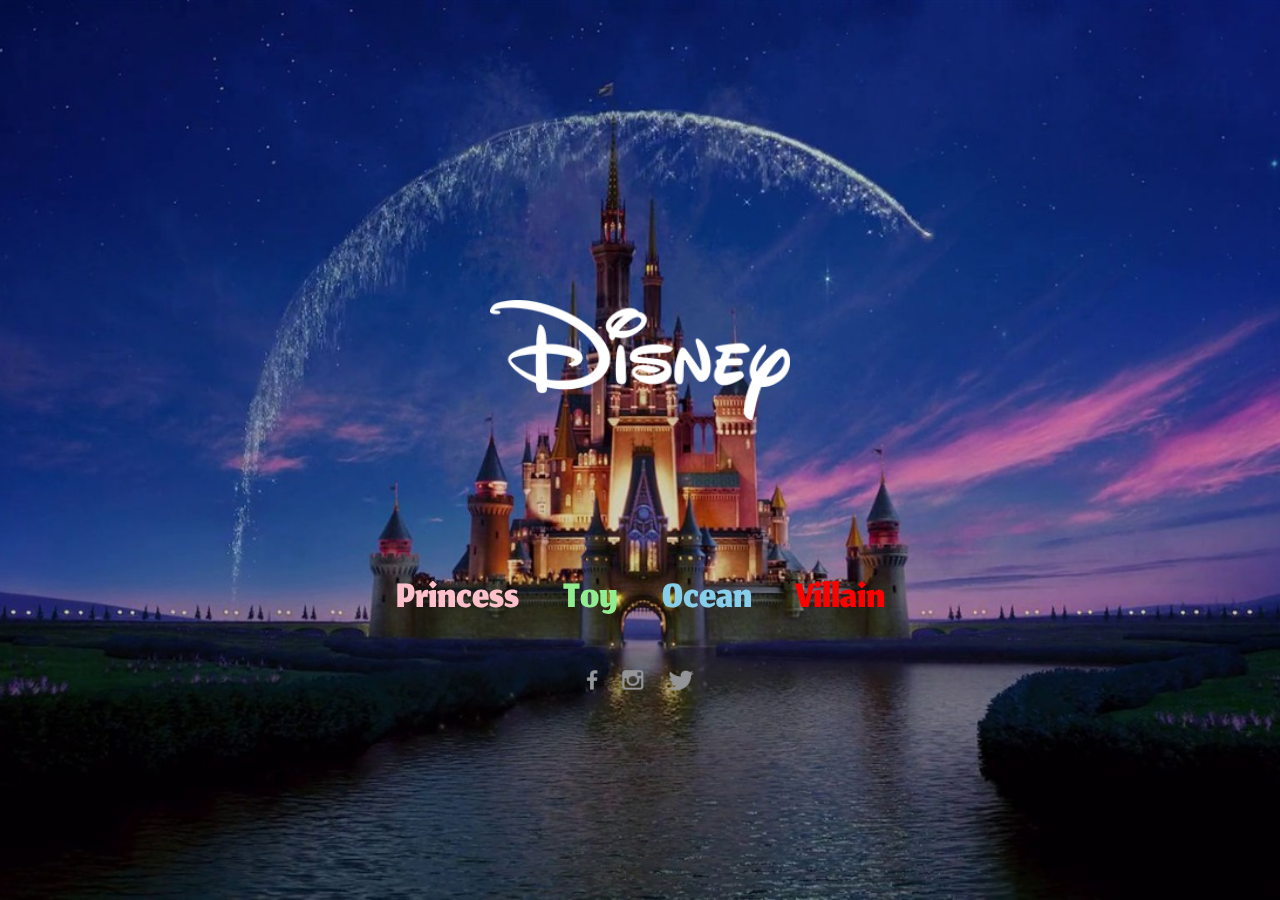
<file: Disney/index.html>
<!DOCTYPE html>
<html>
  <head>
    <title>Disney Movie list</title>
    <meta charset="utf-8"/>
    <link href="css/styles.css" rel="stylesheet"/>
  </head>

  <body>
    <img id="logo" src="images/logo.png" width="300px" height="120px">
    <div id="menu">
      <a style="color:pink;" onmouseout="this.style.color='pink'" onmouseover="this.style.color='white'" href="princess.html">Princess</a>
      <a style="color:lightgreen;" onmouseout="this.style.color='lightgreen'" onmouseover="this.style.color='white'" href="toy.html">Toy</a>
      <a style="color:skyblue;" onmouseout="this.style.color='skyblue'" onmouseover="this.style.color='white'" href="ocean.html">Ocean</a>
      <a style="color:red;" onmouseout="this.style.color='red'" onmouseover="this.style.color='white'" href="villain.html">Villain</a>
    </div>

    <div class="footer">
      <a href="https://www.facebook.com/DisneyKorea">
        <img src="images/facebook.png" height="20">
      </a>
      <a href="https://www.instagram.com/disneykorea/">
        <img src="images/instagram.png" height="20">
      </a>
      <a href="https://twitter.com/Disney?s=09">
        <img src="images/twitter.png" height="20">
      </a>
    </div>

  </body>
</html>
</file>
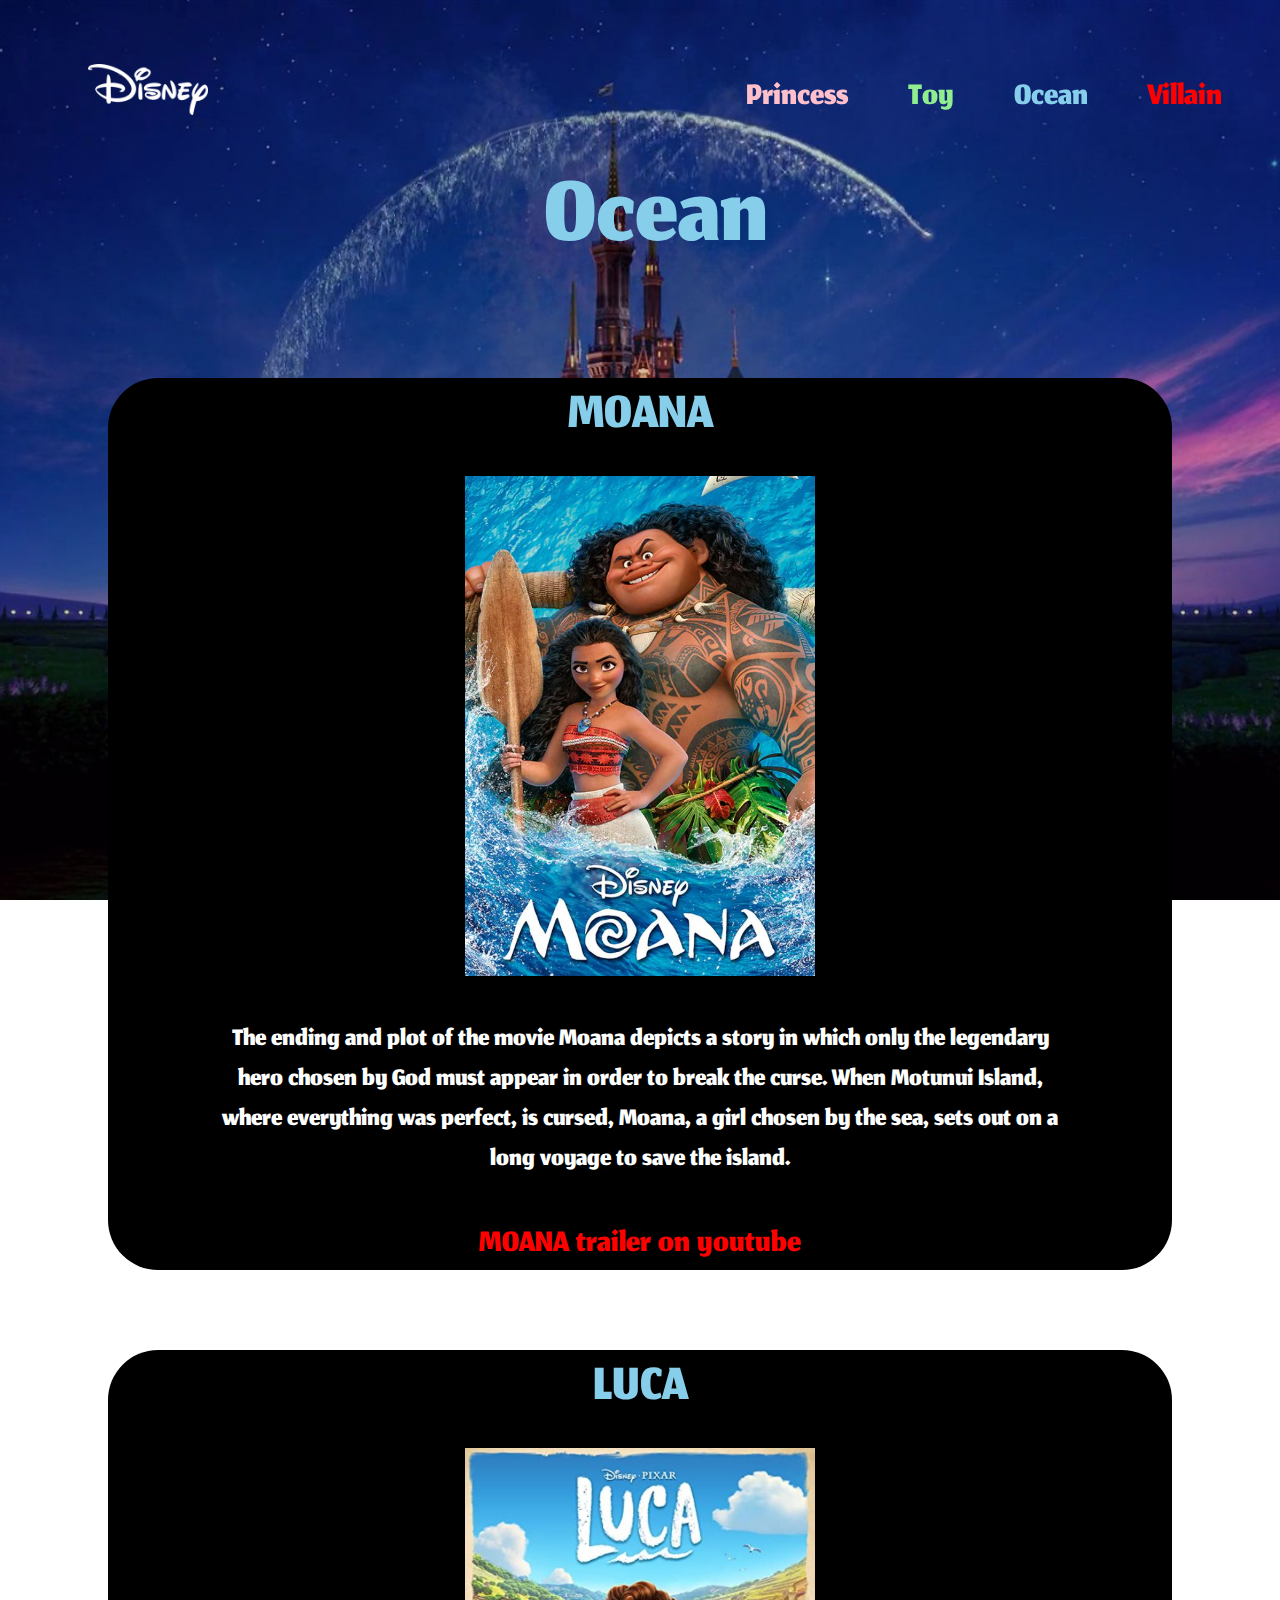
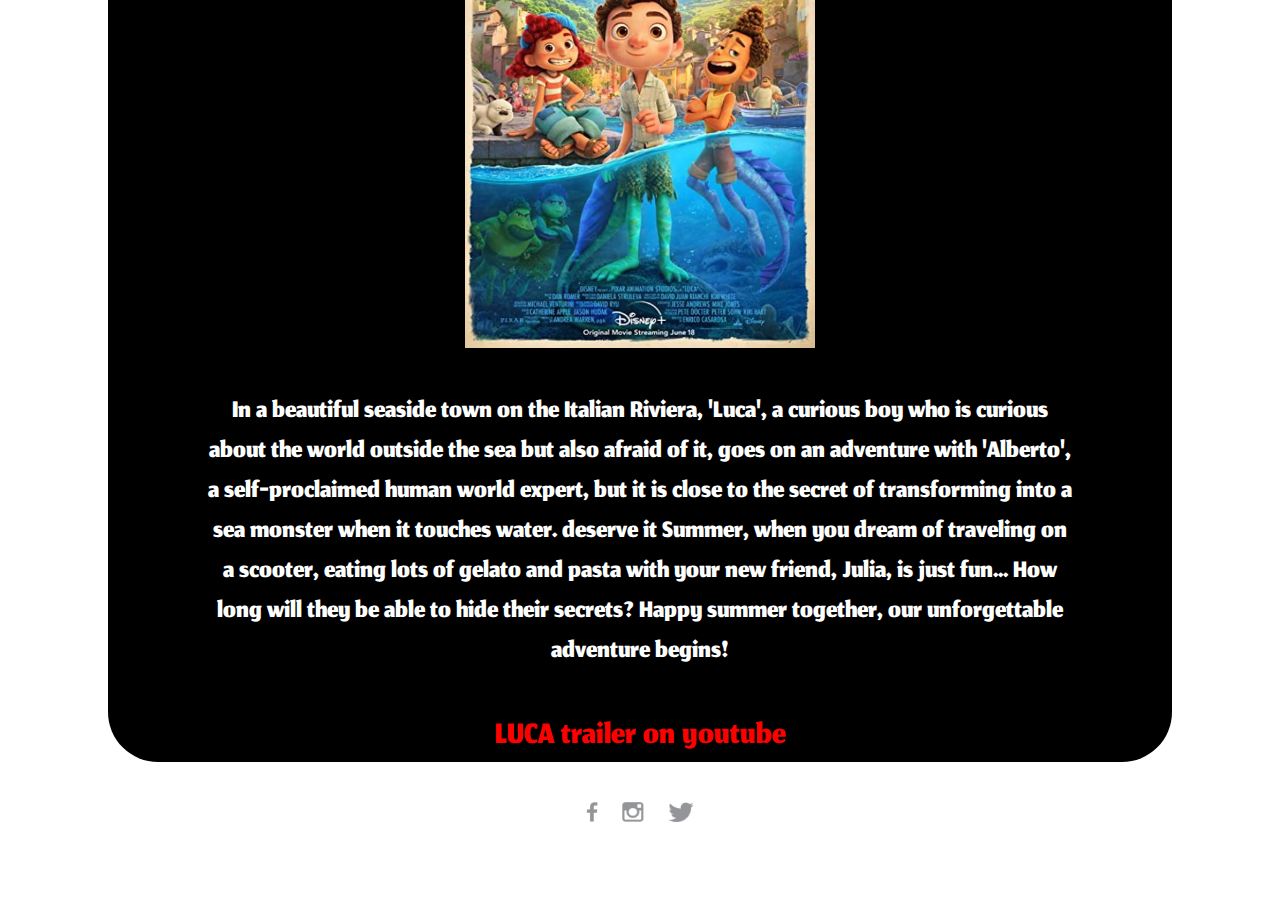
<file: Disney/ocean.html>
<!DOCTYPE html>
<html>
  <head>
    <title>Disney Movie list</title>
    <meta charset="utf-8"/>
    <link href="css/styles.css" rel="stylesheet"/>
  </head>

  <body>
    <div class="navbar">
      <a href="index.html" id="logo">
        <img src="images/logo.png" width="120">
      </a>
      <ul id="menu">
        <li><a style="color:pink;" onmouseout="this.style.color='pink'" onmouseover="this.style.color='white'" href="princess.html">Princess</a></li>
        <li><a style="color:lightgreen;" onmouseout="this.style.color='lightgreen'" onmouseover="this.style.color='white'" href="toy.html">Toy</a></li>
        <li><a style="color:skyblue;" onmouseout="this.style.color='skyblue'" onmouseover="this.style.color='white'" href="ocean.html">Ocean</a></li>
        <li><a style="color:red;" onmouseout="this.style.color='red'" onmouseover="this.style.color='white'" href="villain.html">Villain</a></li>
      </ul>
    </div>
    <div class="title">
      <a style="color:skyblue;">Ocean</a>
    </div>

    <div class="first">
      <h3 style="color:skyblue;">MOANA</h3><br>
      <div style="text-align : center;">
      <img src="images/moana.JPG" width="350px" height="500px">
      </div>
      <p>
        The ending and plot of the movie Moana depicts a story in which only the legendary hero chosen by God must appear in order to break the curse. When Motunui Island, where everything was perfect, is cursed, Moana, a girl chosen by the sea,
        sets out on a long voyage to save the island.
      </p>
      <div style="text-align : center;">
      <a href="https://youtu.be/qCjVVBsWZ0c"">MOANA trailer on youtube</a>
      </div>
    </div>

    <div class="second">
      <h3 style="color:skyblue;">LUCA</h3><br>
      <div style="text-align : center;">
      <img src="images/luca.jpg" width="350px" height="500px">
      </div>
      <p>
        In a beautiful seaside town on the Italian Riviera, 'Luca', a curious boy who is curious about the world outside the sea but also afraid of it, goes on an adventure with 'Alberto', a self-proclaimed human world expert, but it is close to the secret of transforming into a sea monster when it touches water. deserve it Summer, when you dream of traveling on a scooter, eating lots of gelato and pasta with your new friend, Julia, is just fun... How long will they be able to hide their secrets? Happy summer together, our unforgettable adventure begins!
      </p>
      <div style="text-align : center;">
      <a href="https://youtu.be/yCTUWA4G39g"">LUCA trailer on youtube</a>
      </div>
    </div>

    <div class="footer">
      <a href="https://www.facebook.com/DisneyKorea">
        <img src="images/facebook.png" height="20">
      </a>
      <a href="https://www.instagram.com/disneykorea/">
        <img src="images/instagram.png" height="20">
      </a>
      <a href="https://twitter.com/Disney?s=09">
        <img src="images/twitter.png" height="20">
      </a>
    </div>

  </body>
</file>
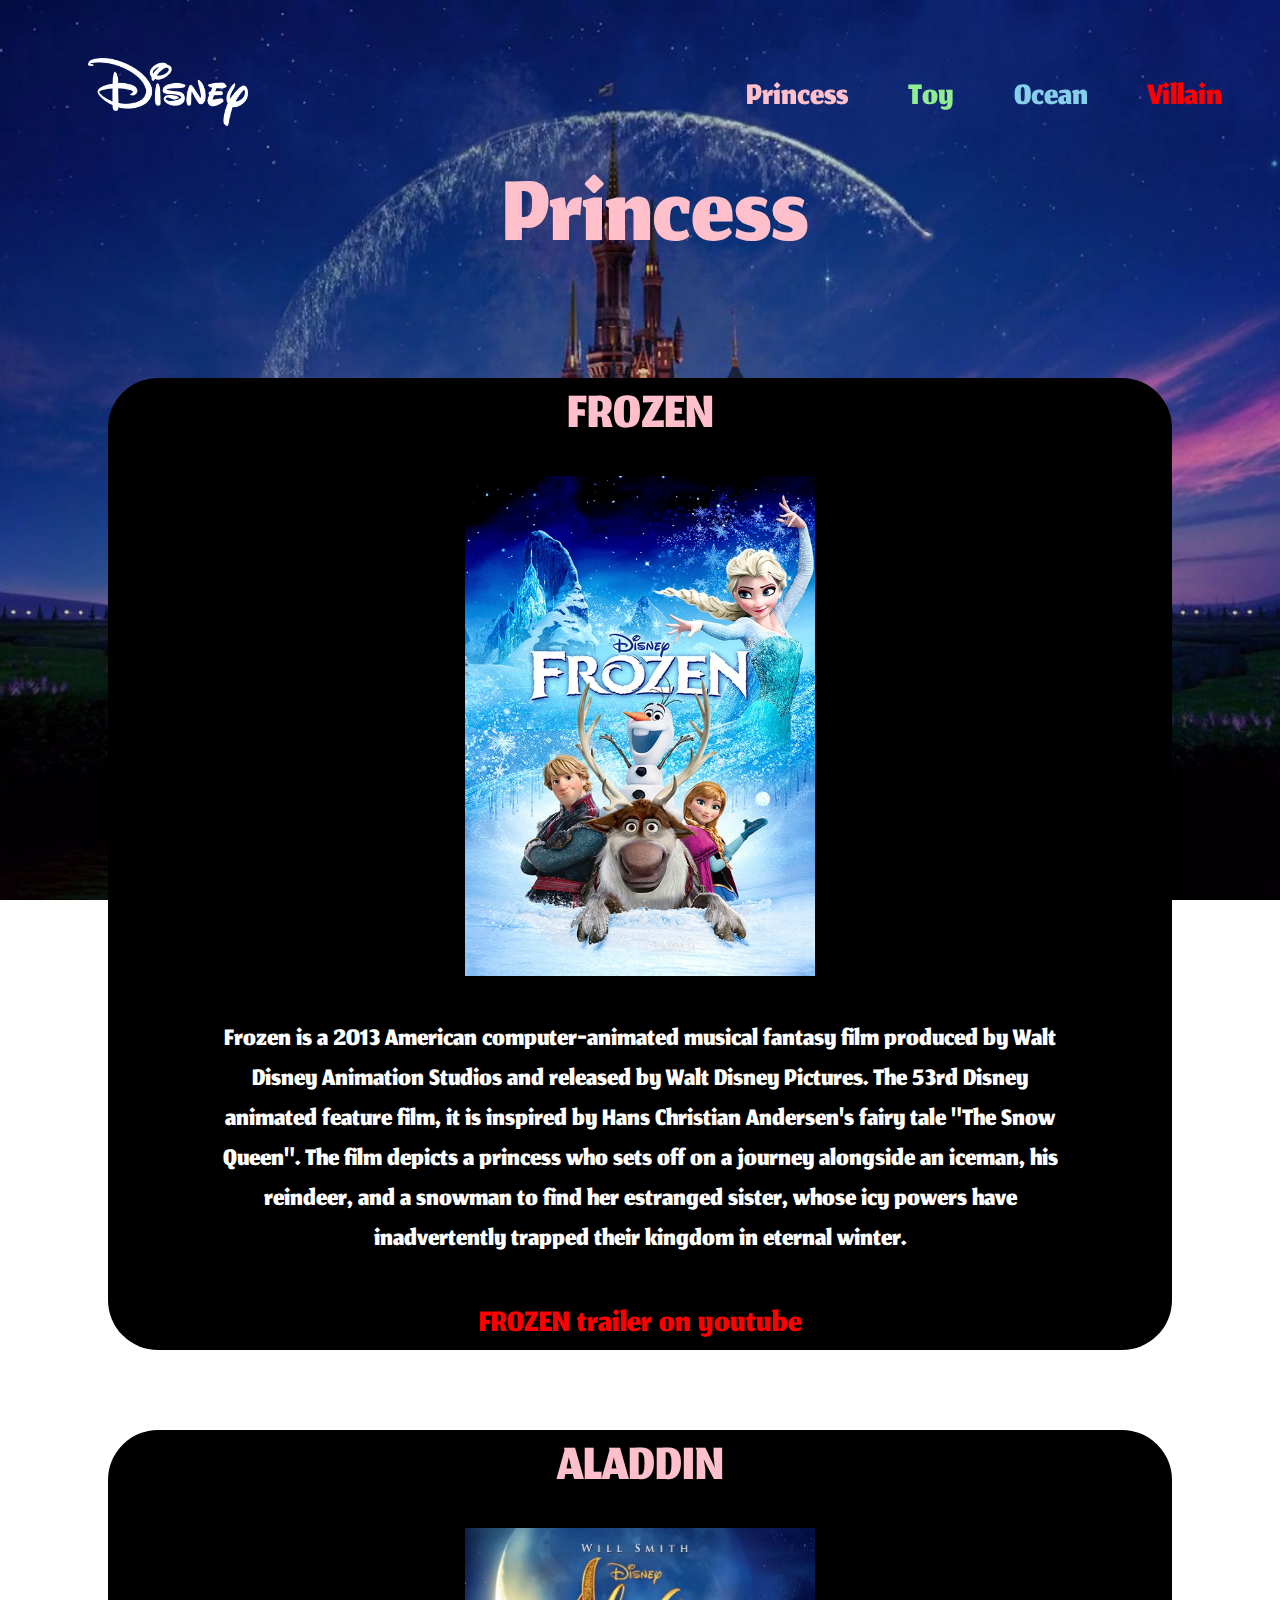
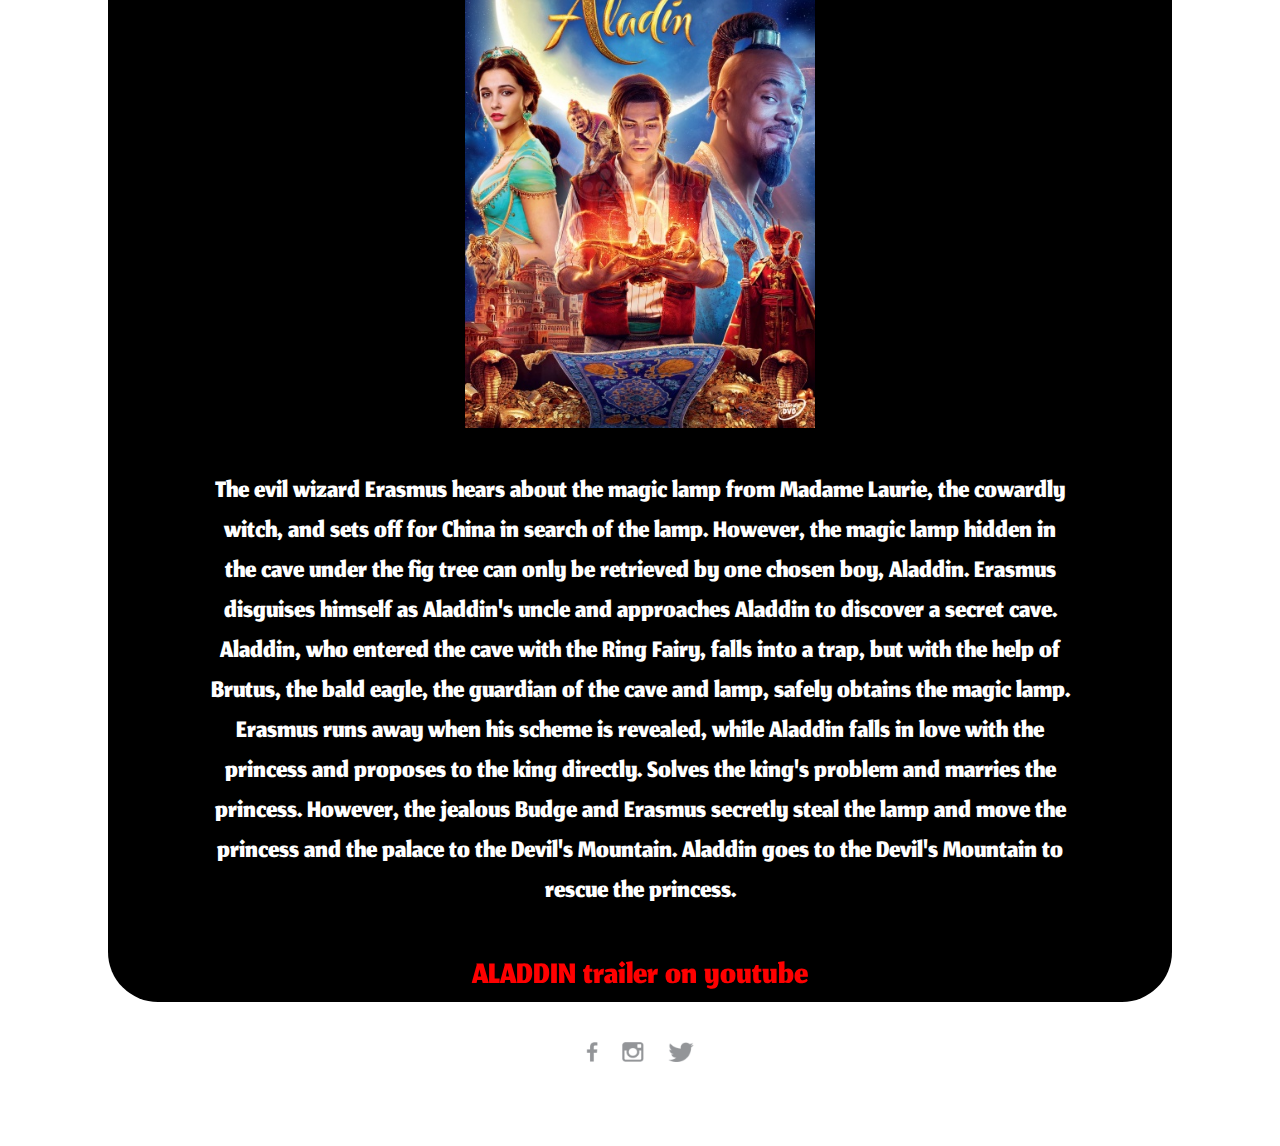
<file: Disney/princess.html>
<!DOCTYPE html>
<html>
  <head>
    <title>Disney Movie list</title>
    <meta charset="utf-8"/>
    <link href="css/styles.css" rel="stylesheet"/>
  </head>

  <body>
    <div class="navbar">
      <a href="index.html" id="logo">
        <img src="images/logo.png" width="160">
      </a>
      <ul id="menu">
        <li><a style="color:pink;" onmouseout="this.style.color='pink'" onmouseover="this.style.color='white'" href="#">Princess</a></li>
        <li><a style="color:lightgreen;" onmouseout="this.style.color='lightgreen'" onmouseover="this.style.color='white'" href="toy.html">Toy</a></li>
        <li><a style="color:skyblue;" onmouseout="this.style.color='skyblue'" onmouseover="this.style.color='white'" href="ocean.html">Ocean</a></li>
        <li><a style="color:red;" onmouseout="this.style.color='red'" onmouseover="this.style.color='white'" href="villain.html">Villain</a></li>
      </ul>
    </div>
    <div class="title">
      <a style="color:pink;">Princess</a>
    </div>

    <div class="first">
      <h3 style="color:pink;">FROZEN</h3><br>
      <div style="text-align : center;">
      <img src="images/frozen.jpeg" width="350px" height="500px">
      </div>
      <p>Frozen is a 2013 American computer-animated musical fantasy film produced by Walt Disney Animation Studios and released by Walt Disney Pictures.
         The 53rd Disney animated feature film, it is inspired by Hans Christian Andersen's fairy tale "The Snow Queen".
          The film depicts a princess who sets off on a journey alongside an iceman, his reindeer, and a snowman to find her estranged sister, whose icy powers have inadvertently trapped their kingdom in eternal winter.</p>
      <div style="text-align : center;">
      <a href="https://youtu.be/eSEs4B4H-EA">FROZEN trailer on youtube</a>
      </div>
    </div>

    <div class="second">
      <h3 style="color:pink;">ALADDIN</h3><br>
      <div style="text-align : center;">
      <img src="images/aladin.jpg" width="350px" height="500px">
      </div>
      <p>
        The evil wizard Erasmus hears about the magic lamp from Madame Laurie, the cowardly witch, and sets off for China in search of the lamp. However, the magic lamp hidden in the cave under the fig tree can only be retrieved by one chosen boy, Aladdin. Erasmus disguises himself as Aladdin's uncle and approaches Aladdin to discover a secret cave. Aladdin, who entered the cave with the Ring Fairy, falls into a trap, but with the help of Brutus, the bald eagle, the guardian of the cave and lamp, safely obtains the magic lamp. Erasmus runs away when his scheme is revealed, while Aladdin falls in love with the princess and proposes to the king directly. Solves the king's problem and marries the princess. However, the jealous Budge and Erasmus secretly steal the lamp and move the princess and the palace to the Devil's Mountain. Aladdin goes to the Devil's Mountain to rescue the princess.
      </p>
      <div style="text-align : center;">
      <a href="https://youtu.be/KrM3vS5sy2w">ALADDIN trailer on youtube</a>
      </div>
    </div>

    <div class="footer">
      <a href="https://www.facebook.com/DisneyKorea">
        <img src="images/facebook.png" height="20">
      </a>
      <a href="https://www.instagram.com/disneykorea/">
        <img src="images/instagram.png" height="20">
      </a>
      <a href="https://twitter.com/Disney?s=09">
        <img src="images/twitter.png" height="20">
      </a>
    </div>

  </body>
</file>
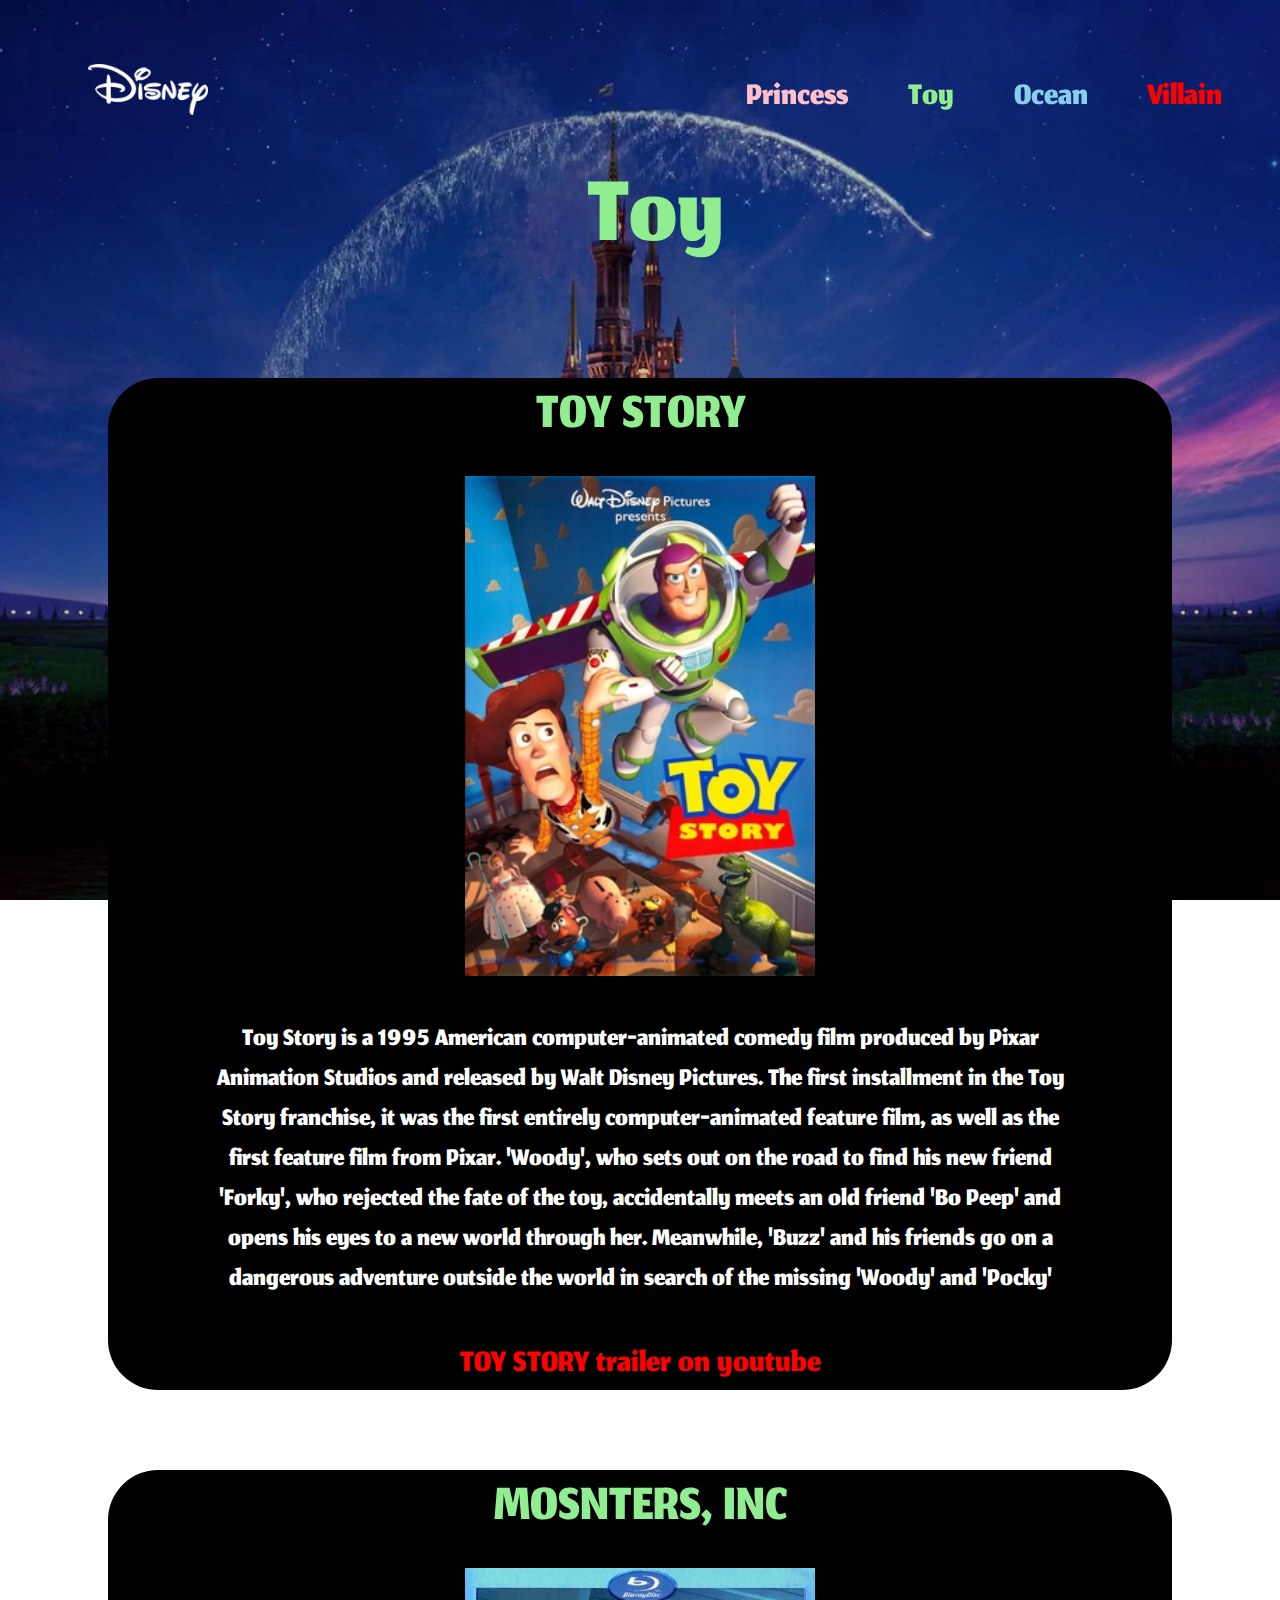
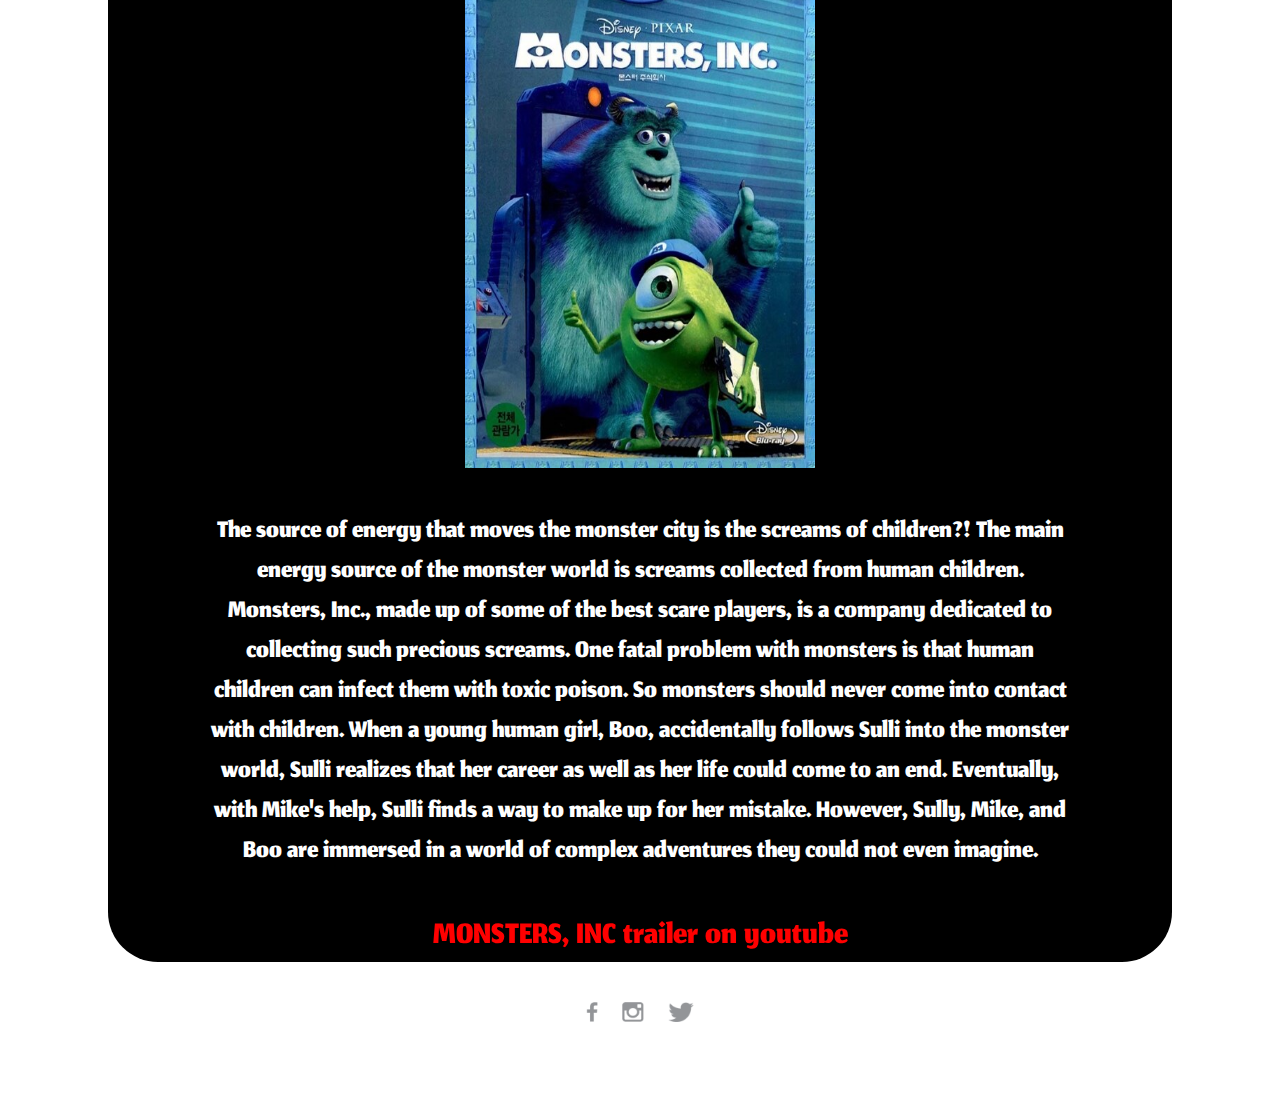
<file: Disney/toy.html>
<!DOCTYPE html>
<html>
  <head>
    <title>Disney Movie list</title>
    <meta charset="utf-8"/>
    <link href="css/styles.css" rel="stylesheet"/>
  </head>

  <body>
    <div class="navbar">
      <a href="index.html" id="logo">
        <img src="images/logo.png" width="120">
      </a>
      <ul id="menu">
        <li><a style="color:pink;" onmouseout="this.style.color='pink'" onmouseover="this.style.color='white'" href="princess.html">Princess</a></li>
        <li><a style="color:lightgreen;" onmouseout="this.style.color='lightgreen'" onmouseover="this.style.color='white'" href="toy.html">Toy</a></li>
        <li><a style="color:skyblue;" onmouseout="this.style.color='skyblue'" onmouseover="this.style.color='white'" href="ocean.html">Ocean</a></li>
        <li><a style="color:red;" onmouseout="this.style.color='red'" onmouseover="this.style.color='white'" href="villain.html">Villain</a></li>
      </ul>
    </div>
    <div class="title">
      <a style="color:lightgreen;">Toy</a>
    </div>

    <div class="first">
      <h3 style="color:lightgreen;">TOY STORY</h3><br>
      <div style="text-align : center;">
      <img src="images/toystory.jpg" width="350px" height="500px">
      </div>
      <p>
        Toy Story is a 1995 American computer-animated comedy film produced by Pixar Animation Studios and released by Walt Disney Pictures. The first installment in the Toy Story franchise, it was the first entirely computer-animated feature film, as well as the first feature film from Pixar.
        'Woody', who sets out on the road to find his new friend 'Forky', who rejected the fate of the toy, accidentally meets an old friend 'Bo Peep' and opens his eyes to a new world through her. Meanwhile, 'Buzz' and his friends go on a dangerous adventure outside the world in search of the missing 'Woody' and 'Pocky'
      </p>
      <div style="text-align : center;">
      <a href="https://youtu.be/u8GQibRXVHg"">TOY STORY trailer on youtube</a>
      </div>
    </div>

    <div class="second">
      <h3 style="color:lightgreen;">MOSNTERS, INC</h3><br>
      <div style="text-align : center;">
      <img src="images/monster.jpg" width="350px" height="500px">
      </div>
      <p>
        The source of energy that moves the monster city is the screams of children?! The main energy source of the monster world is screams collected from human children. Monsters, Inc., made up of some of the best scare players, is a company dedicated to collecting such precious screams. One fatal problem with monsters is that human children can infect them with toxic poison. So monsters should never come into contact with children. When a young human girl, Boo, accidentally follows Sulli into the monster world, Sulli realizes that her career as well as her life could come to an end. Eventually, with Mike's help, Sulli finds a way to make up for her mistake. However, Sully, Mike, and Boo are immersed in a world of complex adventures they could not even imagine.
      </p>
      <div style="text-align : center;">
      <a href="https://youtu.be/Cmmux9XUKJo"">MONSTERS, INC trailer on youtube</a>
      </div>
    </div>

    <div class="footer">
      <a href="https://www.facebook.com/DisneyKorea">
        <img src="images/facebook.png" height="20">
      </a>
      <a href="https://www.instagram.com/disneykorea/">
        <img src="images/instagram.png" height="20">
      </a>
      <a href="https://twitter.com/Disney?s=09">
        <img src="images/twitter.png" height="20">
      </a>
    </div>

  </body>
</file>
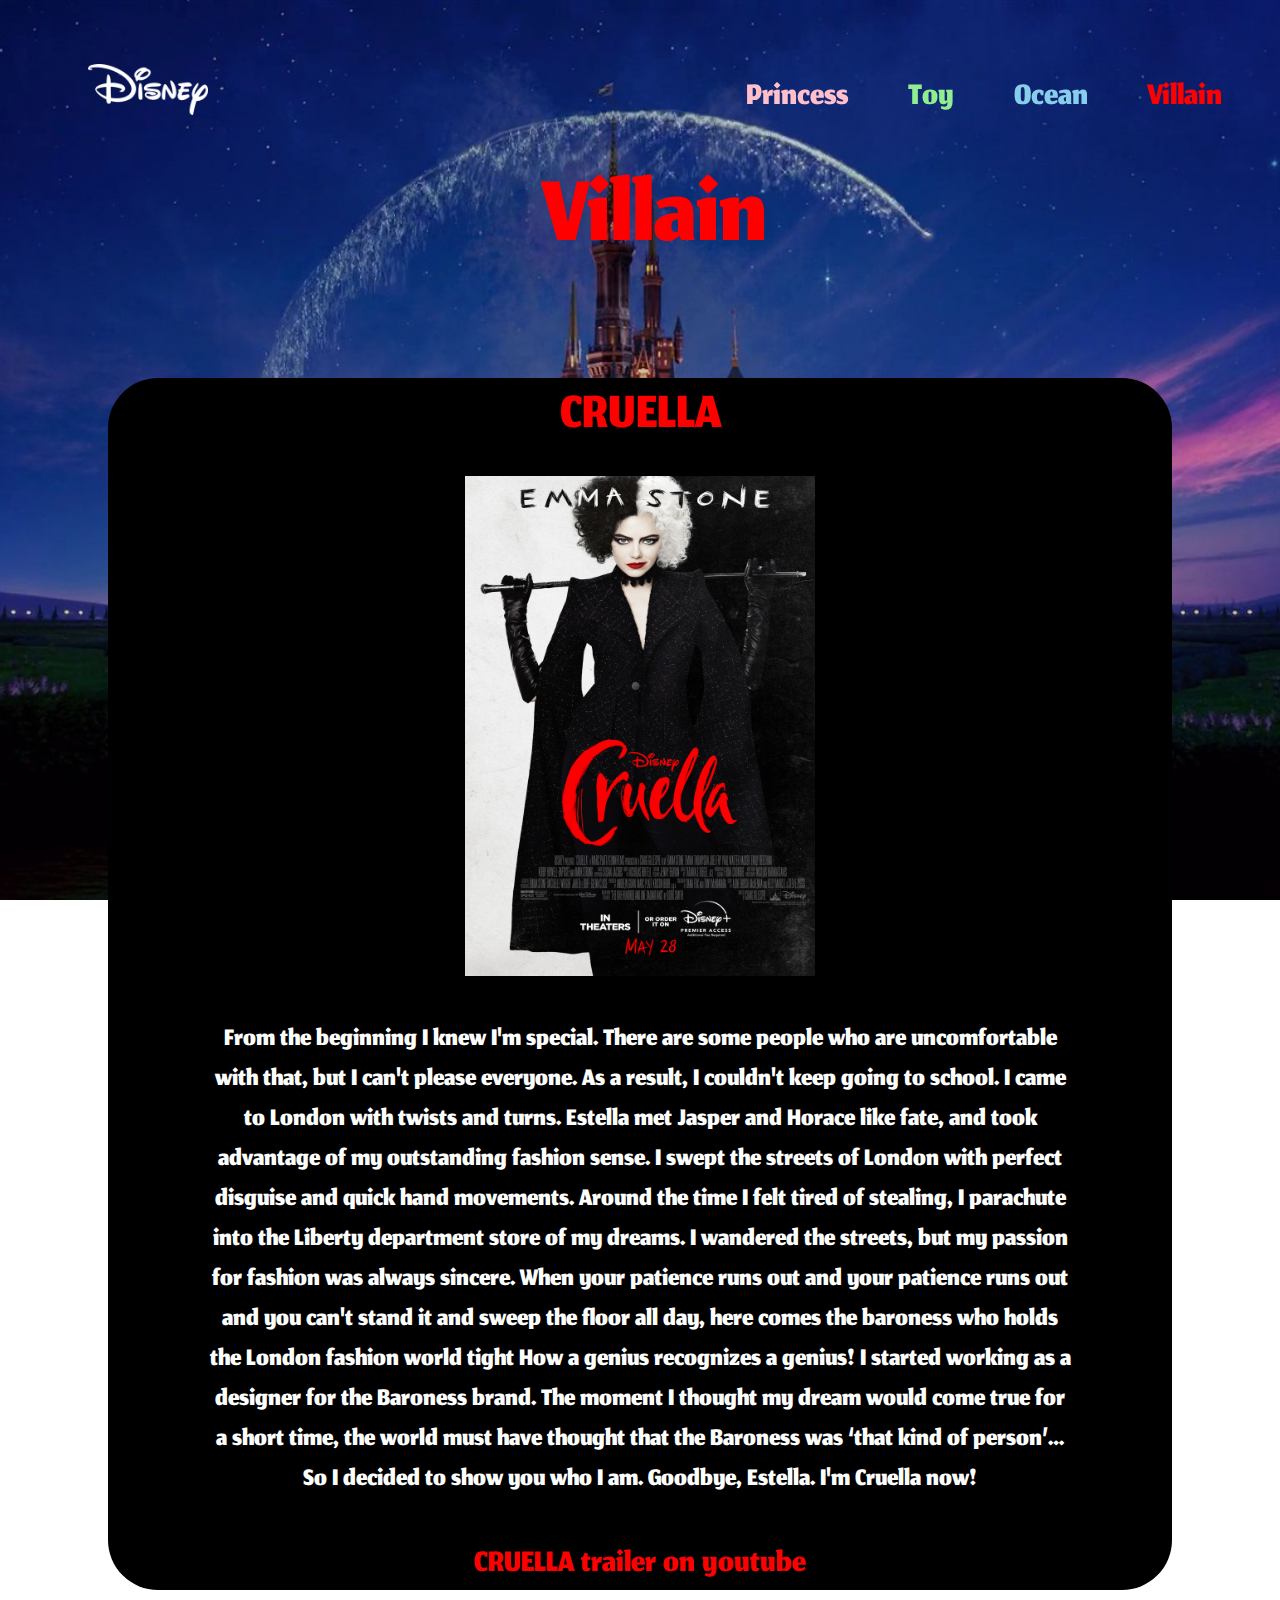
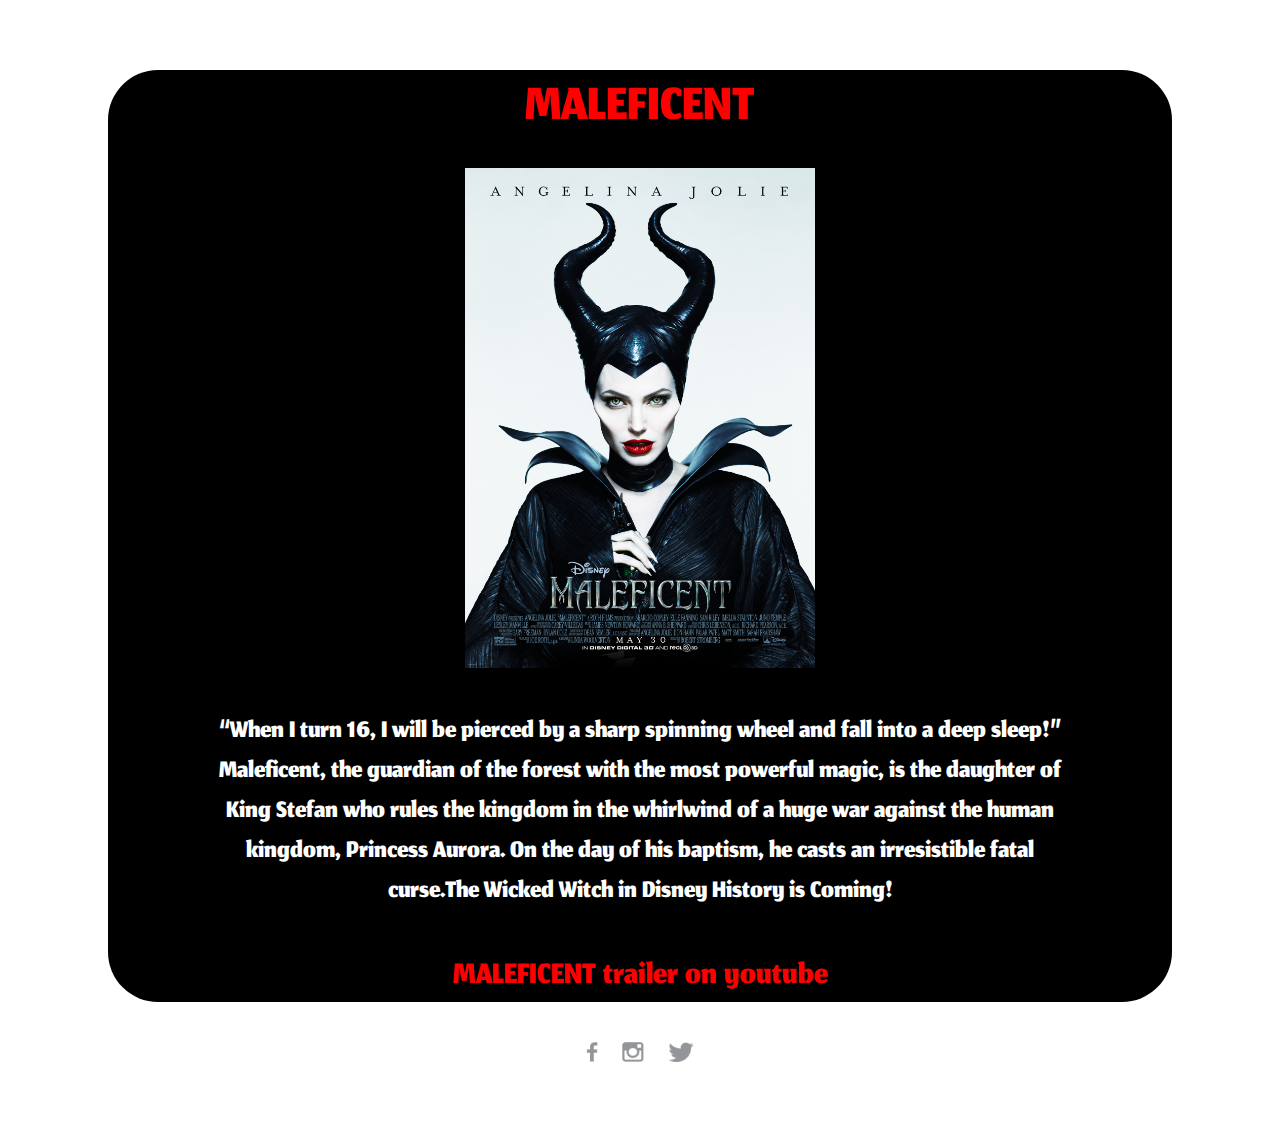
<file: Disney/villain.html>
<!DOCTYPE html>
<html>
  <head>
    <title>Disney Movie list</title>
    <meta charset="utf-8"/>
    <link href="css/styles.css" rel="stylesheet"/>
  </head>

  <body>
    <div class="navbar">
      <a href="index.html" id="logo">
        <img src="images/logo.png" width="120">
      </a>
      <ul id="menu">
        <li><a style="color:pink;" onmouseout="this.style.color='pink'" onmouseover="this.style.color='white'" href="princess.html">Princess</a></li>
        <li><a style="color:lightgreen;" onmouseout="this.style.color='lightgreen'" onmouseover="this.style.color='white'" href="toy.html">Toy</a></li>
        <li><a style="color:skyblue;" onmouseout="this.style.color='skyblue'" onmouseover="this.style.color='white'" href="ocean.html">Ocean</a></li>
        <li><a style="color:red;" onmouseout="this.style.color='red'" onmouseover="this.style.color='white'" href="villain.html">Villain</a></li>
      </ul>
    </div>
    <div class="title">
      <a style="color:red;">Villain</a>
    </div>

    <div class="first">
      <h3 style="color:red;">CRUELLA</h3><br>
      <div style="text-align : center;">
      <img src="images/cruella.jpg" width="350px" height="500px">
      </div>
      <p>
        From the beginning I knew I'm special. There are some people who are uncomfortable with that, but I can't please everyone. As a result, I couldn't keep going to school. I came to London with twists and turns. Estella met Jasper and Horace like fate, and took advantage of my outstanding fashion sense. I swept the streets of London with perfect disguise and quick hand movements. Around the time I felt tired of stealing, I parachute into the Liberty department store of my dreams. I wandered the streets, but my passion for fashion was always sincere. When your patience runs out and your patience runs out and you can't stand it and sweep the floor all day, here comes the baroness who holds the London fashion world tight How a genius recognizes a genius! I started working as a designer for the Baroness brand. The moment I thought my dream would come true for a short time, the world must have thought that the Baroness was ‘that kind of person’… So I decided to show you who I am. Goodbye, Estella. I'm Cruella now!  </p>
      <div style="text-align : center;">
      <a href="https://youtu.be/yfSMTFzw-Kw"">CRUELLA trailer on youtube</a>
      </div>
    </div>

    <div class="second">
      <h3 style="color:red;">MALEFICENT</h3><br>
      <div style="text-align : center;">
      <img src="images/maleficent.jpg" width="350px" height="500px">
      </div>
      <p>
        “When I turn 16, I will be pierced by a sharp spinning wheel and fall into a deep sleep!” Maleficent, the guardian of the forest with the most powerful magic, is the daughter of King Stefan who rules the kingdom in the whirlwind of a huge war against the human kingdom, Princess Aurora. On the day of his baptism, he casts an irresistible fatal curse.The Wicked Witch in Disney History is Coming!  </p>
      <div style="text-align : center;">
      <a href="https://youtu.be/DTzQJ1n8keI"">MALEFICENT trailer on youtube</a>
      </div>
    </div>

    <div class="footer">
      <a href="https://www.facebook.com/DisneyKorea">
        <img src="images/facebook.png" height="20">
      </a>
      <a href="https://www.instagram.com/disneykorea/">
        <img src="images/instagram.png" height="20">
      </a>
      <a href="https://twitter.com/Disney?s=09">
        <img src="images/twitter.png" height="20">
      </a>
    </div>

  </body>
</file>
<file: Disney/css/styles.css>
@import url('https://fonts.googleapis.com/css2?family=Jomhuria&display=swap');

html{
  background: url(../images/disneyW.jpg)no-repeat center center fixed;
  -webkit-background-size: cover;
  -moz-background-size: cover;
  -o-background-size: cover;
  background-size: cover;
}
#logo{
  margin-top:300px;
  margin-bottom: 150px;
  display: block;
  margin-left: auto;
  margin-right: auto;
}

#menu {
  text-align: center;
}

#menu a{
  text-decoration: none;
  margin-left: 20px;
  margin-right: 20px;
  font-size:60px;
  font-family: 'Jomhuria', cursive;
}
.title{
  text-align: center;
  margin-top:80px;
  margin-left: 50px;
  margin-right: 20px;
  font-size:150px;
  font-family: 'Jomhuria', cursive;
  font-weight: normal
}

/* footer */
.footer{
  text-align: center;
  margin-top: 40px;
  margin-bottom: 80px;
}
.footer a{
  margin-left:10px;
  margin-right: 10px;
  text-decoration: none;
}

/* navbar */
.navbar #logo {
  margin-left:50px;
  margin-top:50px;
  margin-bottom: 0px;
}

/*first*/
.first{
  background-color: black;
  margin-left:100px;
  margin-right:100px;
  border-radius: 50px;
}
.first h3{
  font-size:80px;
  font-family: 'Jomhuria', cursive;
  text-align:center;
  font-weight: lighter;
  margin-bottom: 0px;
}

.first p{
  color:white;
  font-size:40px;
  font-family: 'Jomhuria', cursive;
  text-align:center;
  padding-left: 100px;
  padding-right: 100px;
}
.first a{
  color:red;
  font-size:50px;
  font-family: 'Jomhuria', cursive;
  text-decoration:none;
}
/*second*/
.second{
  background-color: black;
  margin-left:100px;
  margin-right:100px;
  border-radius: 50px;
}
.second h3{
  font-size:80px;
  font-family: 'Jomhuria', cursive;
  text-align:center;
  font-weight: lighter;
  margin-bottom: 0px;
}

.second p{
  color:white;
  font-size:40px;
  font-family: 'Jomhuria', cursive;
  text-align:center;
  padding-left: 100px;
  padding-right: 100px;
}
.second a{
  color:red;
  font-size:50px;
  font-family: 'Jomhuria', cursive;
  text-decoration:none;
}
*{
  box-sizing:border-box;
}






/* navbar */
.navbar{
  height: 60px;
  padding-left: 30px;
  padding-right: 30px;
}

.navbar #logo {
  line-height: 60px;
  float:left;
}

.navbar #logo img {
  vertical-align: middle;
}

.navbar #menu{
  float: right;
  list-style:none;
  padding: 0;
  margin-top:60px;
}

.navbar #menu li {
  float: left;
  margin-left: 20px;
  line-height: 60px;
}

.navbar #menu li a {
  color: white;
  font-size: 50px;
  text-decoration:none;
  font-weight:lighter;
}
</file>
